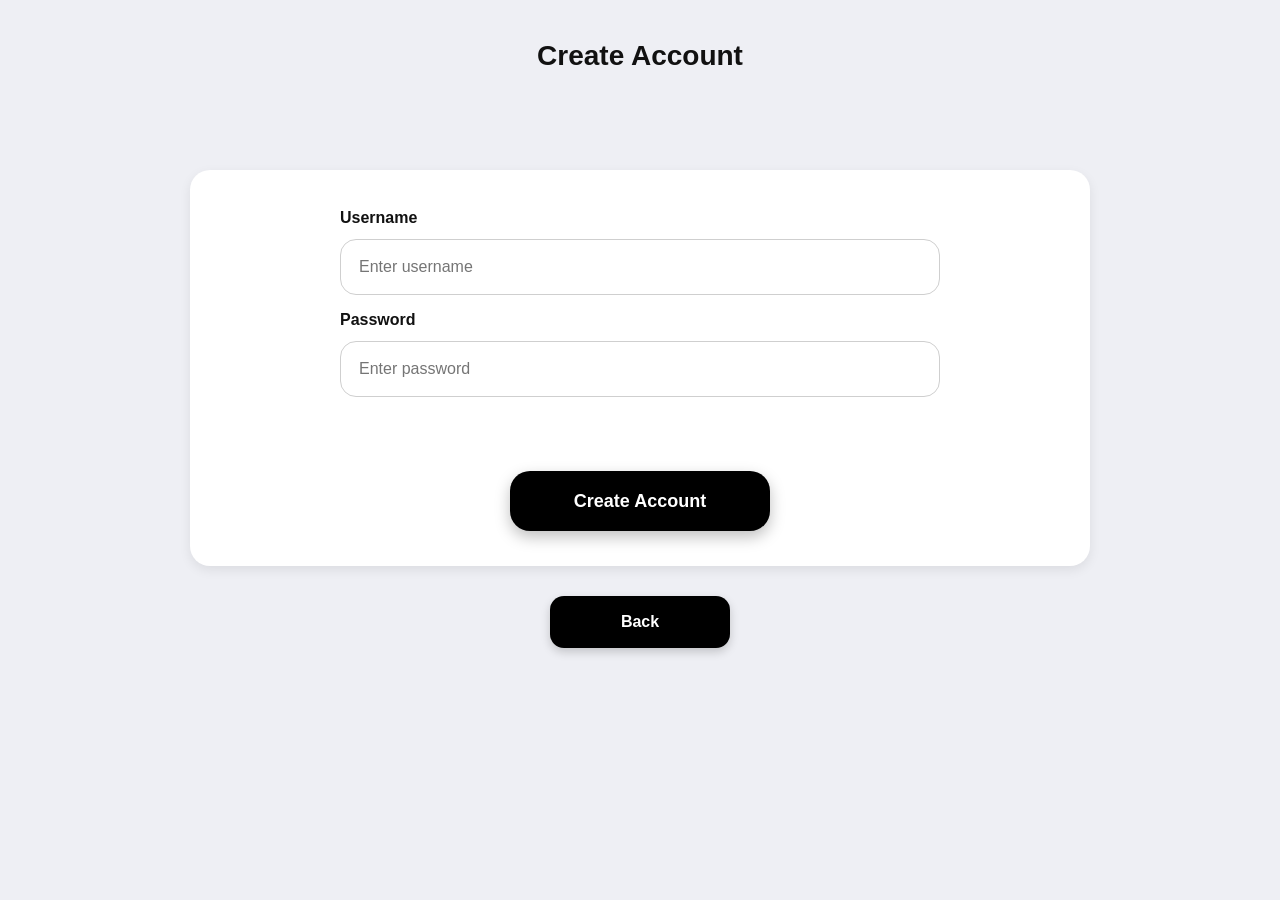
<file: out/artifacts/CorecGuideProject_war_exploded/createAccount.html>
<!DOCTYPE html>
<html lang="en">
<head>
  <meta charset="UTF-8" />
  <meta name="viewport" content="width=device-width, initial-scale=1.0" />
  <title>Create Account</title>
  <link rel="stylesheet" href="css/main.css" />
</head>
<body>

<div class="page">
  <h1>Create Account</h1>
</div>

<div class="form-box">
  <div class="login-form">
    <label for="newUsername">Username</label>
    <input type="text" id="newUsername" placeholder="Enter username" />

    <label for="newPassword">Password</label>
    <input type="password" id="newPassword" placeholder="Enter password" />

    <p id="errorMsg" style="color:red;"></p>

    <button class="auth-btn" onclick="createAccount()">Create Account</button>
  </div>
</div>

<div class="back-container">
  <a href="index.html">
    <button type="button" class="gym-map-btn">Back</button>
  </a>
</div>

<script>
  function createAccount() {
    const username = document.getElementById("newUsername").value.trim();
    const password = document.getElementById("newPassword").value;
    const errorMsg = document.getElementById("errorMsg");

    errorMsg.innerText = "";

    fetch("account", {
      method: "POST",
      headers: {
        "Content-Type": "application/x-www-form-urlencoded"
      },
      body: "action=create"
              + "&username=" + encodeURIComponent(username)
              + "&password=" + encodeURIComponent(password)
    })
            .then(async (response) => {
              const text = await response.text();
              console.log("CREATE STATUS:", response.status);
              console.log("CREATE RESPONSE:", text);

              if (!response.ok) {
                throw new Error("HTTP " + response.status + ": " + text);
              }
              return text;
            })
            .then((data) => {
              if (data.trim() === "success") {
                window.location.href = "login.html";
              } else {
                errorMsg.innerText = data;
              }
            })
            .catch((error) => {
              console.error(error);
              errorMsg.innerText = error.message;
            });
  }
</script>

</body>
</html>
</file>
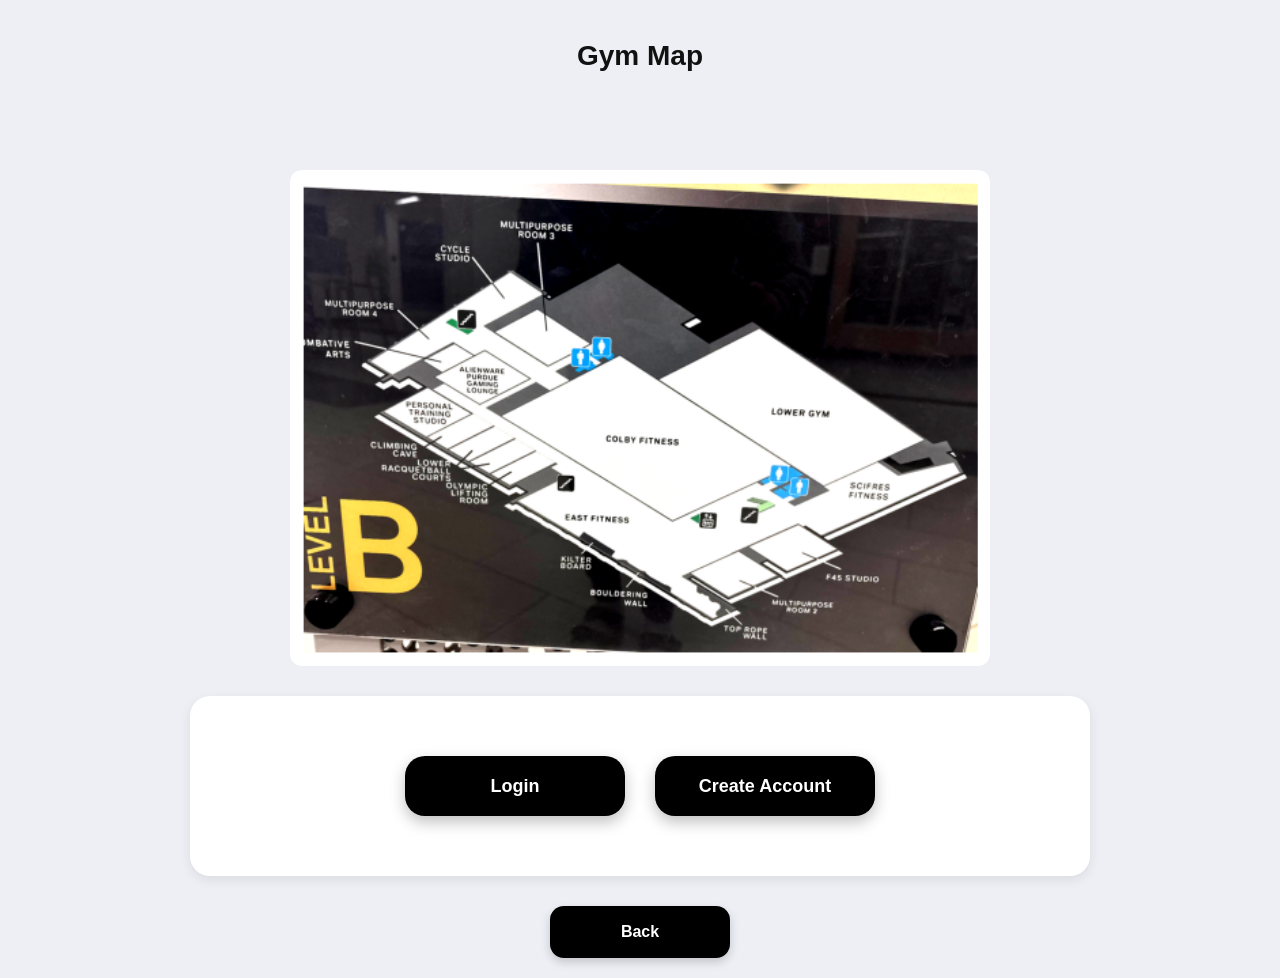
<file: out/artifacts/CorecGuideProject_war_exploded/gym_map.html>
<!-- gym_help.html -->
<!DOCTYPE html>
<html lang="en">
<head>
  <meta charset="UTF-8" />
  <meta name="viewport" content="width=device-width, initial-scale=1.0" />
  <title>Gym Map</title>
  <link rel="stylesheet" href="css/main.css" />
</head>
<script>
  function callBackend() {
    fetch("http://localhost:8081/CorecGuideProject/account")
            .then(response => response.text())
            .then(data => {
              console.log(data);
              alert(data);
            })
            .catch(error => console.error("Error:", error));
  }
</script>
<body>
<div class="page">
  <h1>Gym Map</h1>
</div>
<div style="width:100%; display:flex; justify-content:center; margin:30px 0;">
  <img src="css/corecmap.jpg"
       alt="Gym Map"
       style="max-width:700px; width:100%; border-radius:12px;" />
</div>
<div class="auth-box">
  <div class="auth-buttons">

    <a href="login.html">
      <button class="auth-btn">Login</button>
    </a>

    <a href="createAccount.html">
      <button class="auth-btn">Create Account</button>
    </a>

  </div>
</div>
<div class="back-container">
  <a href="index.html">
    <button class="gym-map-btn">Back</button>
  </a>
</div>

</body>
</html>
</file>
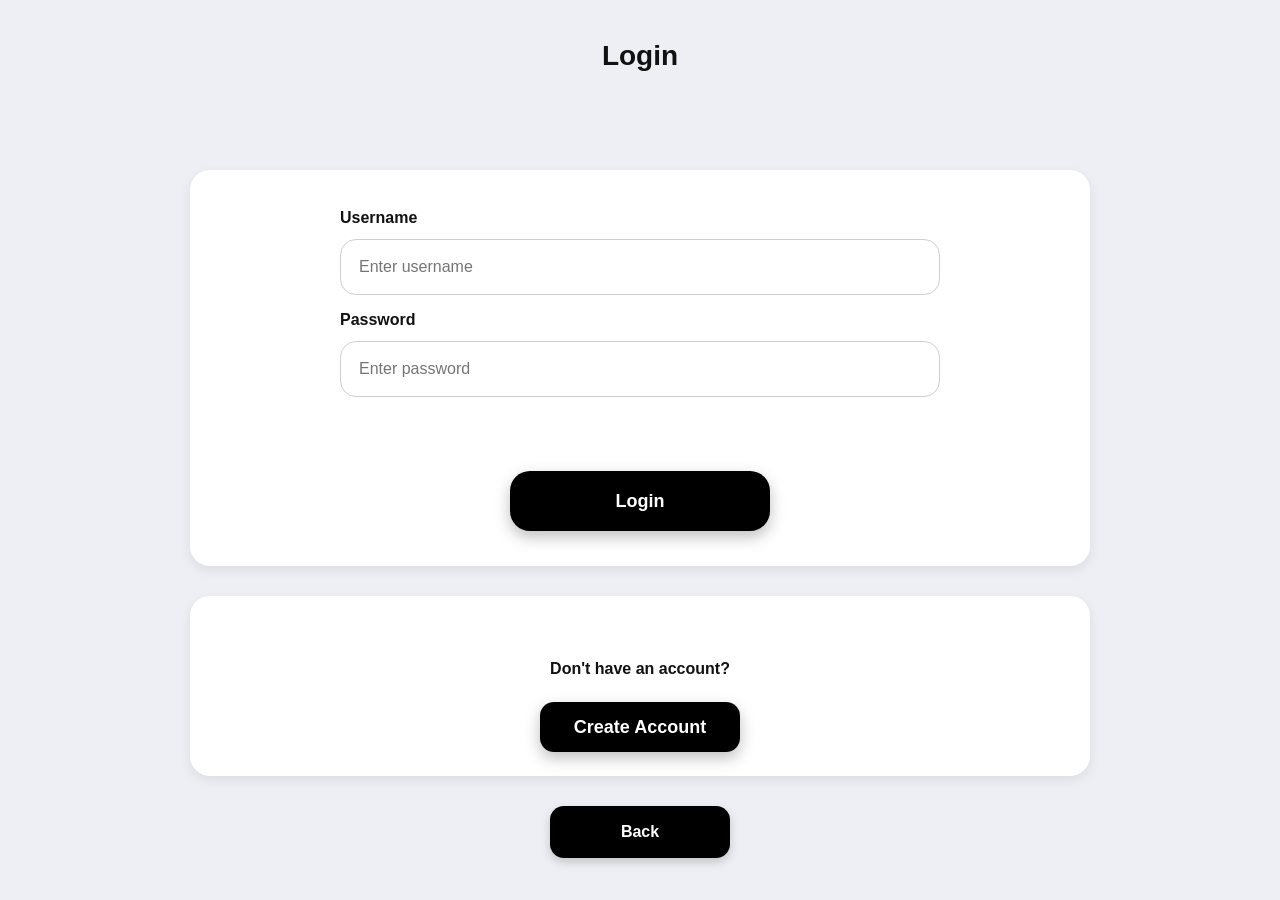
<file: out/artifacts/CorecGuideProject_war_exploded/login.html>
<!DOCTYPE html>
<html lang="en">
<head>
    <meta charset="UTF-8" />
    <meta name="viewport" content="width=device-width, initial-scale=1.0" />
    <title>Login</title>
    <link rel="stylesheet" href="css/main.css" />
</head>
<body>
<div class="page">
    <h1>Login</h1>
</div>

<div class="form-box">
    <div class="login-form">
        <label for="username">Username</label>
        <input type="text" id="username" placeholder="Enter username" />

        <label for="password">Password</label>
        <input type="password" id="password" placeholder="Enter password" />

        <p id="errorMsg" style="color:red;"></p>

        <button type="button" class="auth-btn" onclick="loginUser()">Login</button>
    </div>
</div>

<div class="auth-box compact">
    <div class="auth-switch">
        <p>Don't have an account?</p>
        <a href="createAccount.html" class="auth-btn">Create Account</a>
    </div>
</div>

<div class="back-container">
    <a href="index.html">
        <button type="button" class="gym-map-btn">Back</button>
    </a>
</div>

<script>
    function loginUser() {
        const username = document.getElementById("username").value.trim();
        const password = document.getElementById("password").value;
        const errorMsg = document.getElementById("errorMsg");

        errorMsg.innerText = "";

        fetch("account", {
            method: "POST",
            headers: {
                "Content-Type": "application/x-www-form-urlencoded"
            },
            body: "action=login"
                + "&username=" + encodeURIComponent(username)
                + "&password=" + encodeURIComponent(password)
        })
            .then(async (response) => {
                const text = await response.text();

                if (!response.ok) {
                    throw new Error("HTTP " + response.status + ": " + text);
                }

                return text;
            })
            .then((data) => {
                if (data.trim() === "success") {
                    localStorage.setItem("username", username);
                    window.location.href = "index.html";
                } else {
                    errorMsg.innerText = data;
                }
            })
            .catch((error) => {
                console.error(error);
                errorMsg.innerText = error.message;
            });
    }
</script>
</body>
</html>
</file>
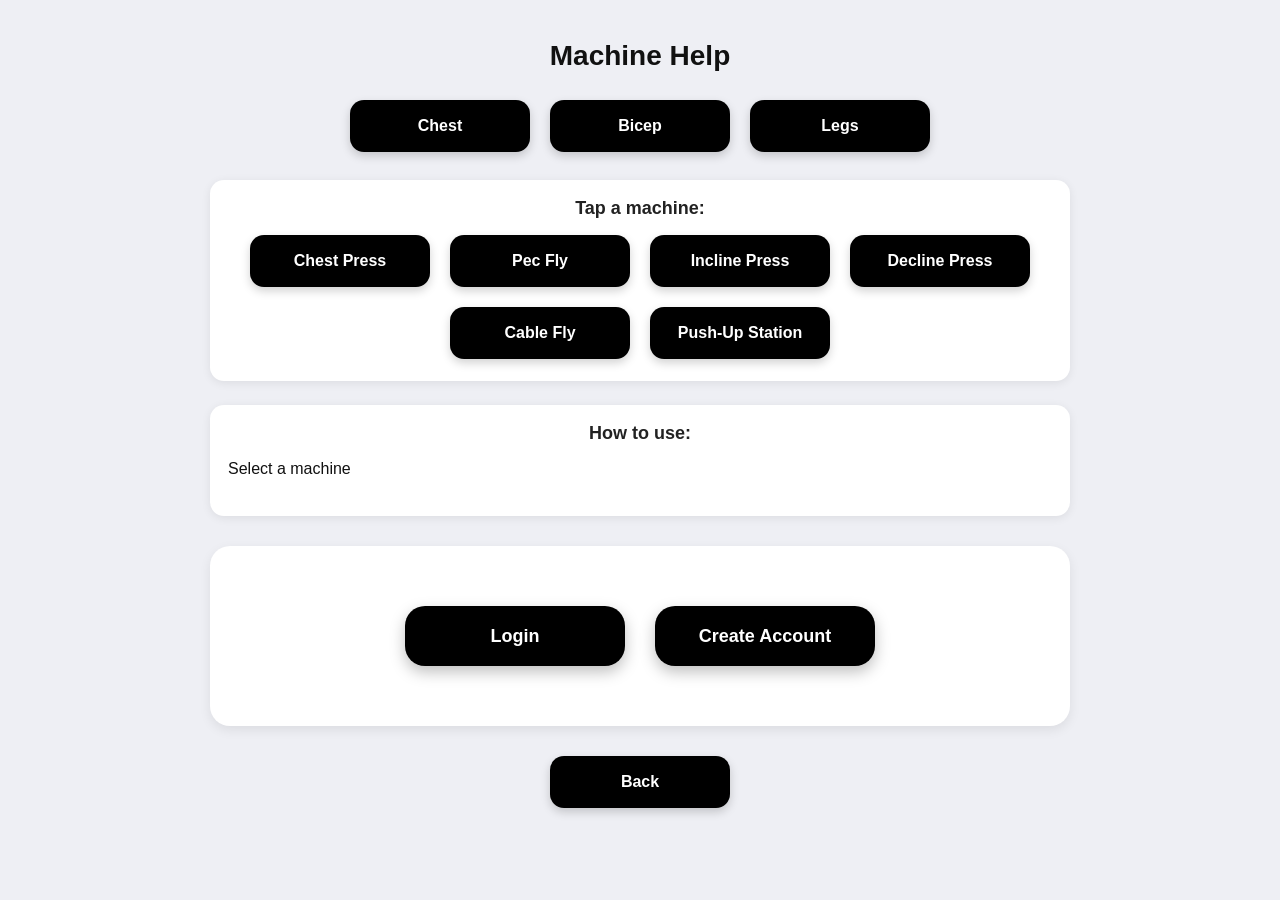
<file: out/artifacts/CorecGuideProject_war_exploded/machine_help.html>
<!DOCTYPE html>
<html lang="en">
<head>
  <meta charset="UTF-8" />
  <meta name="viewport" content="width=device-width, initial-scale=1.0" />
  <title>Machine Help</title>
  <link rel="stylesheet" href="css/main.css" />
</head>

<body>
<div class="page">
  <h1>Machine Help</h1>

  <div class="button-row">
    <button class="gym-map-btn" onclick="showMachines('chest')">Chest</button>
    <button class="gym-map-btn" onclick="showMachines('bicep')">Bicep</button>
    <button class="gym-map-btn" onclick="showMachines('legs')">Legs</button>
  </div>

  <div class="card">
    <p class="card-title">Tap a machine:</p>

    <div class="button-grid" id="machineGrid"></div>
  </div>

  <div class="card info-card" id="infoBox">
    <p class="card-title">How to use:</p>
    <p>Select a machine</p>
  </div>
  <div class="auth-box">
    <div class="auth-buttons">

      <a href="login.html">
        <button class="auth-btn">Login</button>
      </a>

      <a href="createAccount.html">
        <button class="auth-btn">Create Account</button>
      </a>

    </div>
  </div>
  <div class="back-container">
    <a href="index.html">
      <button class="gym-map-btn">Back</button>
    </a>
  </div>
</div>

<script>
  function callBackend() {
    fetch("http://localhost:8081/CorecGuideProject/account")
            .then(response => response.text())
            .then(data => {
              console.log(data);
              alert(data);
            })
            .catch(error => console.error("Error:", error));
  }
  const machineGroups = {
    chest: ["Chest Press","Pec Fly","Incline Press","Decline Press","Cable Fly","Push-Up Station"],
    bicep: ["Bicep Curl","Hammer Curl","Preacher Curl","Cable Curl","EZ Bar Curl","Concentration Curl"],
    legs: ["Leg Press","Squat Rack","Leg Extension","Leg Curl","Calf Raise","Hack Squat"]
  };

  const machineInfo = {

    // 🔴 CHEST
    "Chest Press": [
      "Adjust the seat so handles are at chest level.",
      "Grip the handles and keep your back flat.",
      "Push forward and return slowly."
    ],
    "Pec Fly": [
      "Sit upright and align arms with pads.",
      "Bring arms together in front of you.",
      "Return slowly to the start."
    ],
    "Incline Press": [
      "Set seat for upper chest alignment.",
      "Push handles upward at an angle.",
      "Lower slowly with control."
    ],
    "Decline Press": [
      "Position handles at lower chest level.",
      "Push forward in a controlled motion.",
      "Return slowly without locking arms."
    ],
    "Cable Fly": [
      "Grab both handles and step forward.",
      "Bring hands together in front.",
      "Return slowly to stretched position."
    ],
    "Push-Up Station": [
      "Place hands on bars and keep body straight.",
      "Lower chest toward bars.",
      "Push back up to starting position."
    ],

    // 🔵 BICEP
    "Bicep Curl": [
      "Hold handles with palms facing up.",
      "Curl toward your shoulders.",
      "Lower slowly without swinging."
    ],
    "Hammer Curl": [
      "Hold handles with palms facing inward.",
      "Curl upward keeping elbows still.",
      "Lower slowly back down."
    ],
    "Preacher Curl": [
      "Rest arms on the pad.",
      "Curl the weight upward.",
      "Lower slowly to full stretch."
    ],
    "Cable Curl": [
      "Grab cable bar with both hands.",
      "Curl toward chest keeping elbows in.",
      "Lower slowly with control."
    ],
    "EZ Bar Curl": [
      "Hold angled bar with both hands.",
      "Curl bar toward shoulders.",
      "Lower slowly without momentum."
    ],
    "Concentration Curl": [
      "Sit and brace elbow on thigh.",
      "Curl weight upward.",
      "Lower slowly under control."
    ],

    // 🟢 LEGS
    "Leg Press": [
      "Place feet shoulder-width on platform.",
      "Push platform until legs extend.",
      "Return slowly without locking knees."
    ],
    "Squat Rack": [
      "Position bar on upper back.",
      "Lower into squat position.",
      "Push up through your heels."
    ],
    "Leg Extension": [
      "Sit and place ankles behind pad.",
      "Extend legs until straight.",
      "Lower slowly back down."
    ],
    "Leg Curl": [
      "Position legs under pad.",
      "Curl heels toward your body.",
      "Return slowly to start."
    ],
    "Calf Raise": [
      "Place toes on platform edge.",
      "Raise heels upward.",
      "Lower heels slowly below platform."
    ],
    "Hack Squat": [
      "Stand under pads with feet forward.",
      "Lower into squat position.",
      "Push back up to standing."
    ]
  };

  function showMachines(group) {
    const grid = document.getElementById("machineGrid");
    grid.innerHTML = "";

    machineGroups[group].forEach(machine => {
      const btn = document.createElement("button");
      btn.className = "machine-btn";
      btn.textContent = machine;

      btn.onclick = () => showInfo(machine);

      grid.appendChild(btn);
    });
  }

  function showInfo(machine) {
    const box = document.getElementById("infoBox");
    const steps = machineInfo[machine] || ["Step 1","Step 2","Step 3"];

    box.innerHTML = `
        <p class="card-title">${machine}</p>
        <ol>
          <li>${steps[0]}</li>
          <li>${steps[1]}</li>
          <li>${steps[2]}</li>
        </ol>
      `;
  }

  window.onload = () => showMachines("chest");
</script>
</body>
</html>
</file>
<file: out/artifacts/CorecGuideProject_war_exploded/css/main.css>
* {
    box-sizing: border-box;
}

body {
    margin: 0;
    min-height: 100vh;
    background: rgb(238, 239, 244);
    font-family: Arial, Helvetica, sans-serif;
    color: #111;
}

.page {
    width: 100%;
    max-width: 900px;
    margin: 0 auto;
    padding: 40px 20px;
}

h1 {
    margin: 0 0 28px;
    text-align: center;
    font-size: 28px;
    font-weight: 700;
    color: #111;
}

.button-row {
    display: flex;
    justify-content: center;
    gap: 20px;
    margin-bottom: 28px;
    flex-wrap: wrap;
}

.gym-map-btn {
    min-width: 180px;
    height: 52px;
    border: none;
    border-radius: 14px;
    background: #000;
    color: #fff;
    font-size: 16px;
    font-weight: 700;
    cursor: pointer;
    padding: 0 20px;
    box-shadow: 0 4px 10px rgba(0, 0, 0, 0.18);
}

.gym-map-btn:hover,
.machine-btn:hover {
    opacity: 0.9;
}

.card {
    background: #fff;
    border-radius: 14px;
    box-shadow: 0 2px 10px rgba(0, 0, 0, 0.08);
    padding: 18px 18px 22px;
    margin-bottom: 24px;
    text-align: center;
}

.card-title {
    margin: 0 0 16px;
    font-size: 18px;
    font-weight: 700;
    color: #222;
}

.button-grid {
    display: flex;
    flex-wrap: wrap;
    justify-content: center;
    gap: 20px;
}

.machine-btn {
    min-width: 180px;
    height: 52px;
    border: none;
    border-radius: 14px;
    background: #000;
    color: #fff;
    font-size: 16px;
    font-weight: 700;
    cursor: pointer;
    padding: 0 16px;
    box-shadow: 0 4px 10px rgba(0, 0, 0, 0.18);
}

.info-card {
    text-align: left;
}

.info-card .card-title {
    text-align: center;
}

.info-card ol {
    margin: 0;
    padding-left: 24px;
    font-size: 16px;
    line-height: 1.7;
}

.note {
    margin-top: 6px;
    text-align: center;
    font-size: 13px;
    color: #555;
    font-weight: 700;
}

.back-container {
    display: flex;
    justify-content: center;
    margin-top: 28px;
    margin-bottom: 20px;
}

a {
    text-decoration: none;
}

@media (max-width: 700px) {
    .gym-map-btn,
    .machine-btn {
        min-width: 140px;
        width: 100%;
        max-width: 260px;
    }

    .button-row {
        display: flex;
        justify-content: center;
        gap: 20px;
        margin: 20px 0;
    }

    .button-grid {
        gap: 14px;
    }

    h1 {
        font-size: 24px;
    }
}

.auth-box {
    width: 100%;
    max-width: 900px;
    margin: 30px auto;
    padding: 0;                  /* remove uneven padding */
    background: #ffffff;
    border-radius: 20px;
    box-shadow: 0 4px 12px rgba(0,0,0,0.08);

    height: 180px;              /* fixed height */
    display: flex;
    align-items: center;        /* 🔥 centers vertically */
    justify-content: center;
}

.auth-buttons {
    display: flex;
    gap: 30px;
    justify-content: center;
    flex-wrap: wrap;
}

.auth-btn {
    min-width: 220px;
    height: 60px;
    border: none;
    border-radius: 20px;
    background: #000;
    color: #fff;
    font-size: 18px;
    font-weight: 700;
    cursor: pointer;
    box-shadow: 0 6px 15px rgba(0,0,0,0.25);
    transition: transform 0.15s ease, box-shadow 0.15s ease;
}

.auth-btn:hover {
    transform: translateY(-3px);
    box-shadow: 0 10px 20px rgba(0,0,0,0.3);
}

.hero {
    width: 100%;
    height: 200px;
    background: url("corec_home_background.jpg") center/cover no-repeat;
    position: relative;
    border-bottom-left-radius: 20px;
    border-bottom-right-radius: 20px;
    overflow: hidden;
}

.hero-overlay {
    width: 100%;
    height: 100%;
    background: rgba(0, 0, 0, 0.45); /* dim effect */
    display: flex;
    align-items: center;
    justify-content: center;
}

.hero h1 {
    color: #fff;
    font-size: 32px;
    font-weight: 700;
    text-align: center;
}
.about-box {
    display: none;
    width: 100%;
    max-width: 900px;
    margin: 20px auto;
    padding: 25px;
    background: #ffffff;
    border-radius: 20px;
    text-align: center;
    box-shadow: 0 4px 12px rgba(0,0,0,0.15);
    font-size: 16px;
    line-height: 1.6;
}
.auth-switch {
    margin-top: 30px;
    text-align: center;
}

.auth-switch p {
    margin-bottom: 12px;
    font-size: 16px;
    font-weight: 600;
}

.auth-switch .auth-btn {
    display: inline-flex;
    align-items: center;
    justify-content: center;
    min-width: 200px;
    height: 50px;
    border-radius: 14px;
    background: #000;
    color: #fff;
    font-weight: 700;
    text-decoration: none;
}
.auth-switch p {
    margin-top: 10px;   /* pushes text down */
}
.auth-switch {
    display: flex;
    flex-direction: column;
    align-items: center;
    gap: 12px;
}
.login-form {
    display: flex;
    flex-direction: column;
    gap: 12px;
    width: 100%;
    max-width: 400px;
    margin: 0 auto;
}

.form-box {
    width: 100%;
    max-width: 900px;
    margin: 30px auto;
    padding: 35px 20px;
    background: #ffffff;
    border-radius: 20px;
    box-shadow: 0 4px 12px rgba(0, 0, 0, 0.08);
    display: flex;
    justify-content: center;
}

.login-form {
    width: 100%;
    max-width: 600px;
    display: flex;
    flex-direction: column;
    gap: 12px;
}

.login-form label {
    font-size: 16px;
    font-weight: 700;
    color: #111;
    margin-top: 4px;
}

.login-form input {
    width: 100%;
    height: 56px;
    border: 1px solid #cfcfcf;
    border-radius: 16px;
    padding: 0 18px;
    font-size: 16px;
    background: #fff;
}

.login-form input:focus {
    outline: none;
    border: 1px solid #000;
}

.login-form .auth-btn {
    margin-top: 18px;
    align-self: center;
    min-width: 260px;
}

.top-bar {
    width: 100%;
    background-color: #9aa0a6;   /* darker gray */
    display: flex;
    justify-content: center;     /* center the box */
    align-items: center;
    padding: 12px 0;
}

.top-bar-box {
    background-color: #6c737c;   /* inner darker box */
    padding: 10px 24px;
    border-radius: 12px;
    font-size: 18px;
    font-weight: bold;
    color: white;
    box-shadow: 0 2px 6px rgba(0,0,0,0.2);
}

.top-bar-label {
    color: #333;
}

.post-form-box {
    width: 100%;
    max-width: 900px;
    margin: 40px auto 30px auto;
    padding: 30px;
    background: #ffffff;
    border-radius: 20px;
    box-shadow: 0 4px 12px rgba(0,0,0,0.08);
    display: flex;
    flex-direction: column;
    gap: 12px;
}

.section-title {
    text-align: center;
    margin: 0 0 10px 0;
    font-size: 26px;
    font-weight: 700;
    color: #111;
}

.form-label {
    font-size: 18px;
    font-weight: 700;
    color: #111;
}

.post-input,
.post-textarea {
    width: 100%;
    border: 1px solid #ccc;
    border-radius: 14px;
    padding: 14px;
    font-size: 16px;
    box-sizing: border-box;
    font-family: Arial, Helvetica, sans-serif;
}

.post-input {
    height: 50px;
}

.post-textarea {
    min-height: 140px;
    resize: vertical;
}

.post-box {
    width: 100%;
    max-width: 900px;
    margin: 20px auto;
    padding: 24px 28px;
    background: #ffffff;
    border-radius: 20px;
    box-shadow: 0 4px 12px rgba(0,0,0,0.08);
    line-height: 1.7;
    color: #111;
}

.post-box p {
    margin: 8px 0;
    font-size: 17px;
}
.gymmit-form-box {
    margin-top: 40px;
}

.gymmit-title {
    text-align: center;
    margin: 0 0 18px 0;
    font-size: 24px;
    font-weight: 700;
    color: #111;
}

.gymmit-form-box .login-form {
    gap: 14px;
}

.gymmit-form-box textarea {
    width: 100%;
    min-height: 140px;
    border-radius: 10px;
    border: 1px solid #ccc;
    padding: 12px;
    font-size: 14px;
    resize: vertical;
    box-sizing: border-box;
    font-family: Arial, Helvetica, sans-serif;
}

.gymmit-post-box {
    width: 100%;
    max-width: 900px;
    margin: 24px auto;
    padding: 24px 28px;
    background: #ffffff;
    border-radius: 18px;
    box-shadow: 0 6px 16px rgba(0,0,0,0.1);
    line-height: 1.7;
}

.gymmit-post-box p {
    margin: 6px 0;
    font-size: 16px;
    color: #111;
}

.gymmit-post-box:hover {
    transform: translateY(-2px);
    box-shadow: 0 10px 22px rgba(0,0,0,0.15);
}

.post-card {
    width: 100%;
    max-width: 900px;
    margin: 20px auto;
    padding: 24px 28px;

    background: #ffffff;
    border-radius: 16px;

    box-shadow: 0 6px 16px rgba(0,0,0,0.1);

    font-size: 16px;
    line-height: 1.6;
}

.post-card p {
    margin: 6px 0;
}

.map-container {
    width: 100%;
    display: flex;
    justify-content: center;
    align-items: center;
}

.map-image {
    width: 100%;
    max-width: 700px;
    border-radius: 16px;
    box-shadow: 0 6px 16px rgba(0,0,0,0.15);
}
</file>
